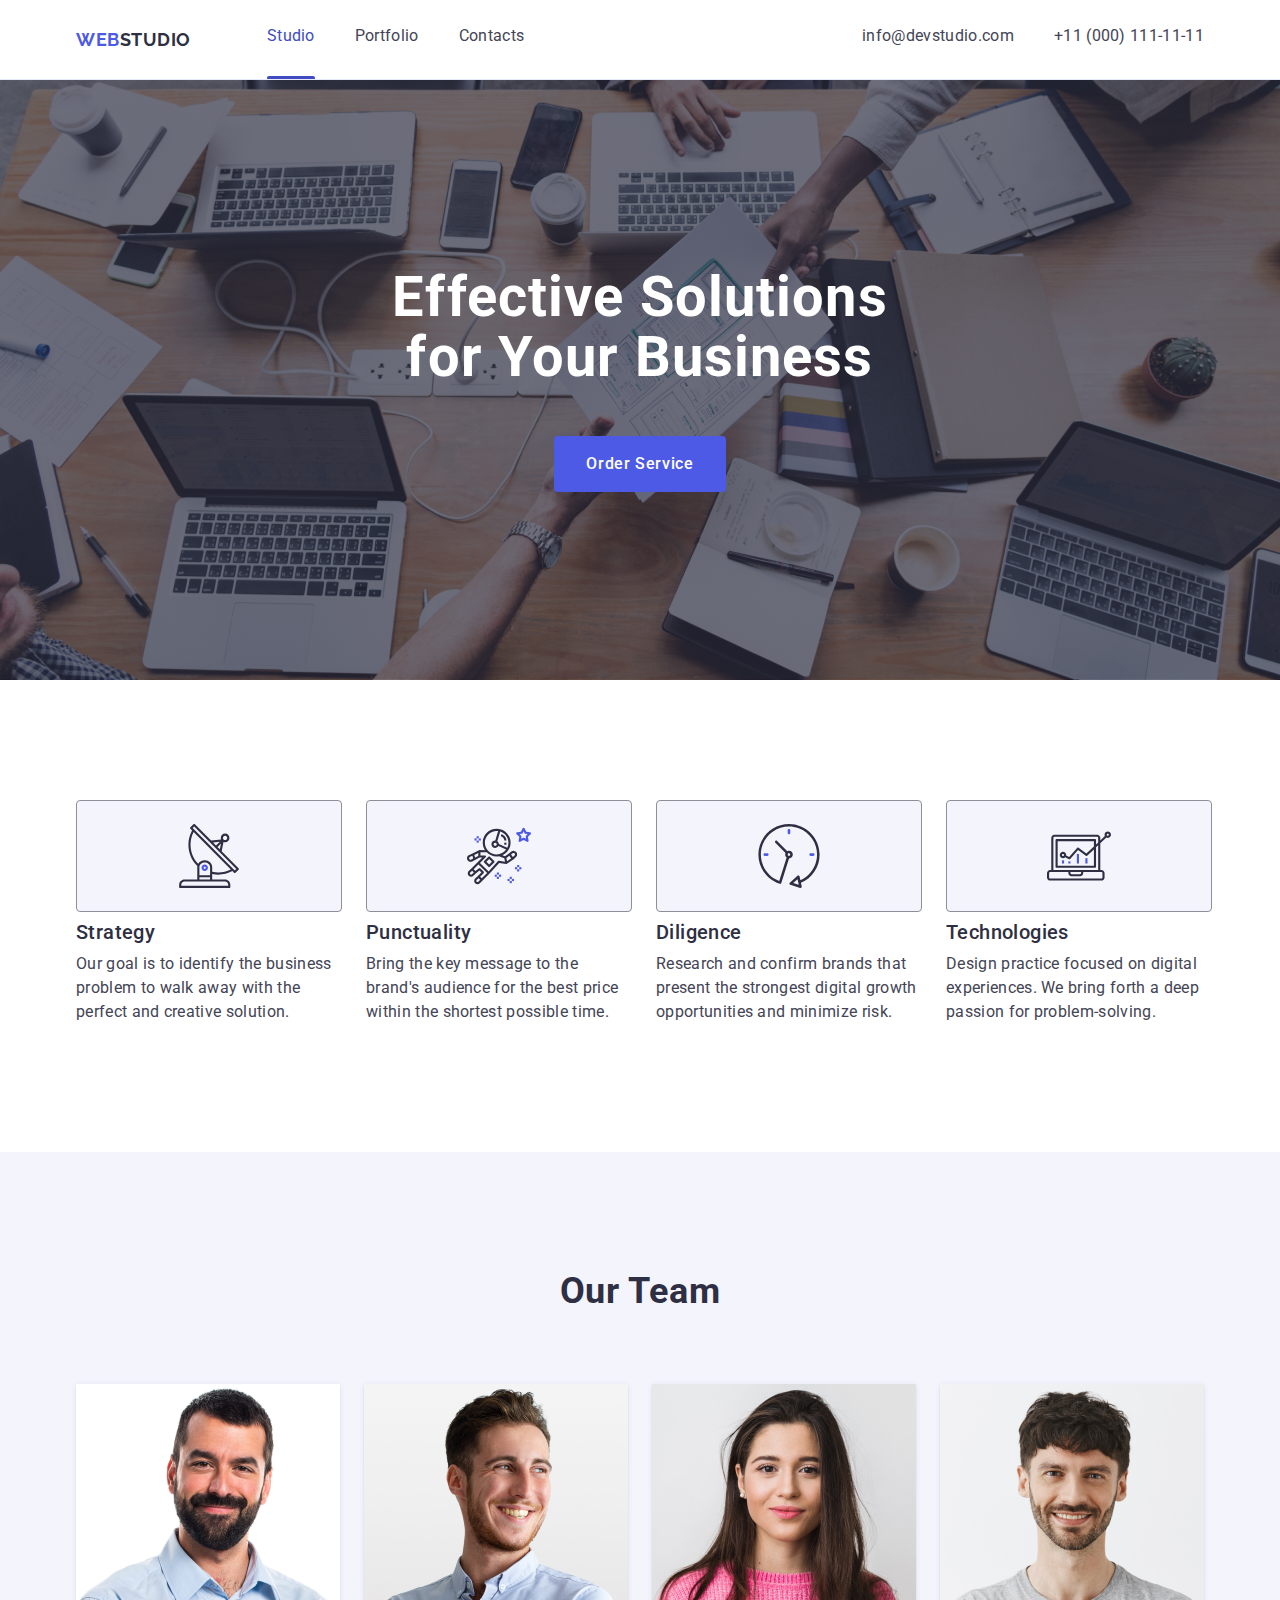
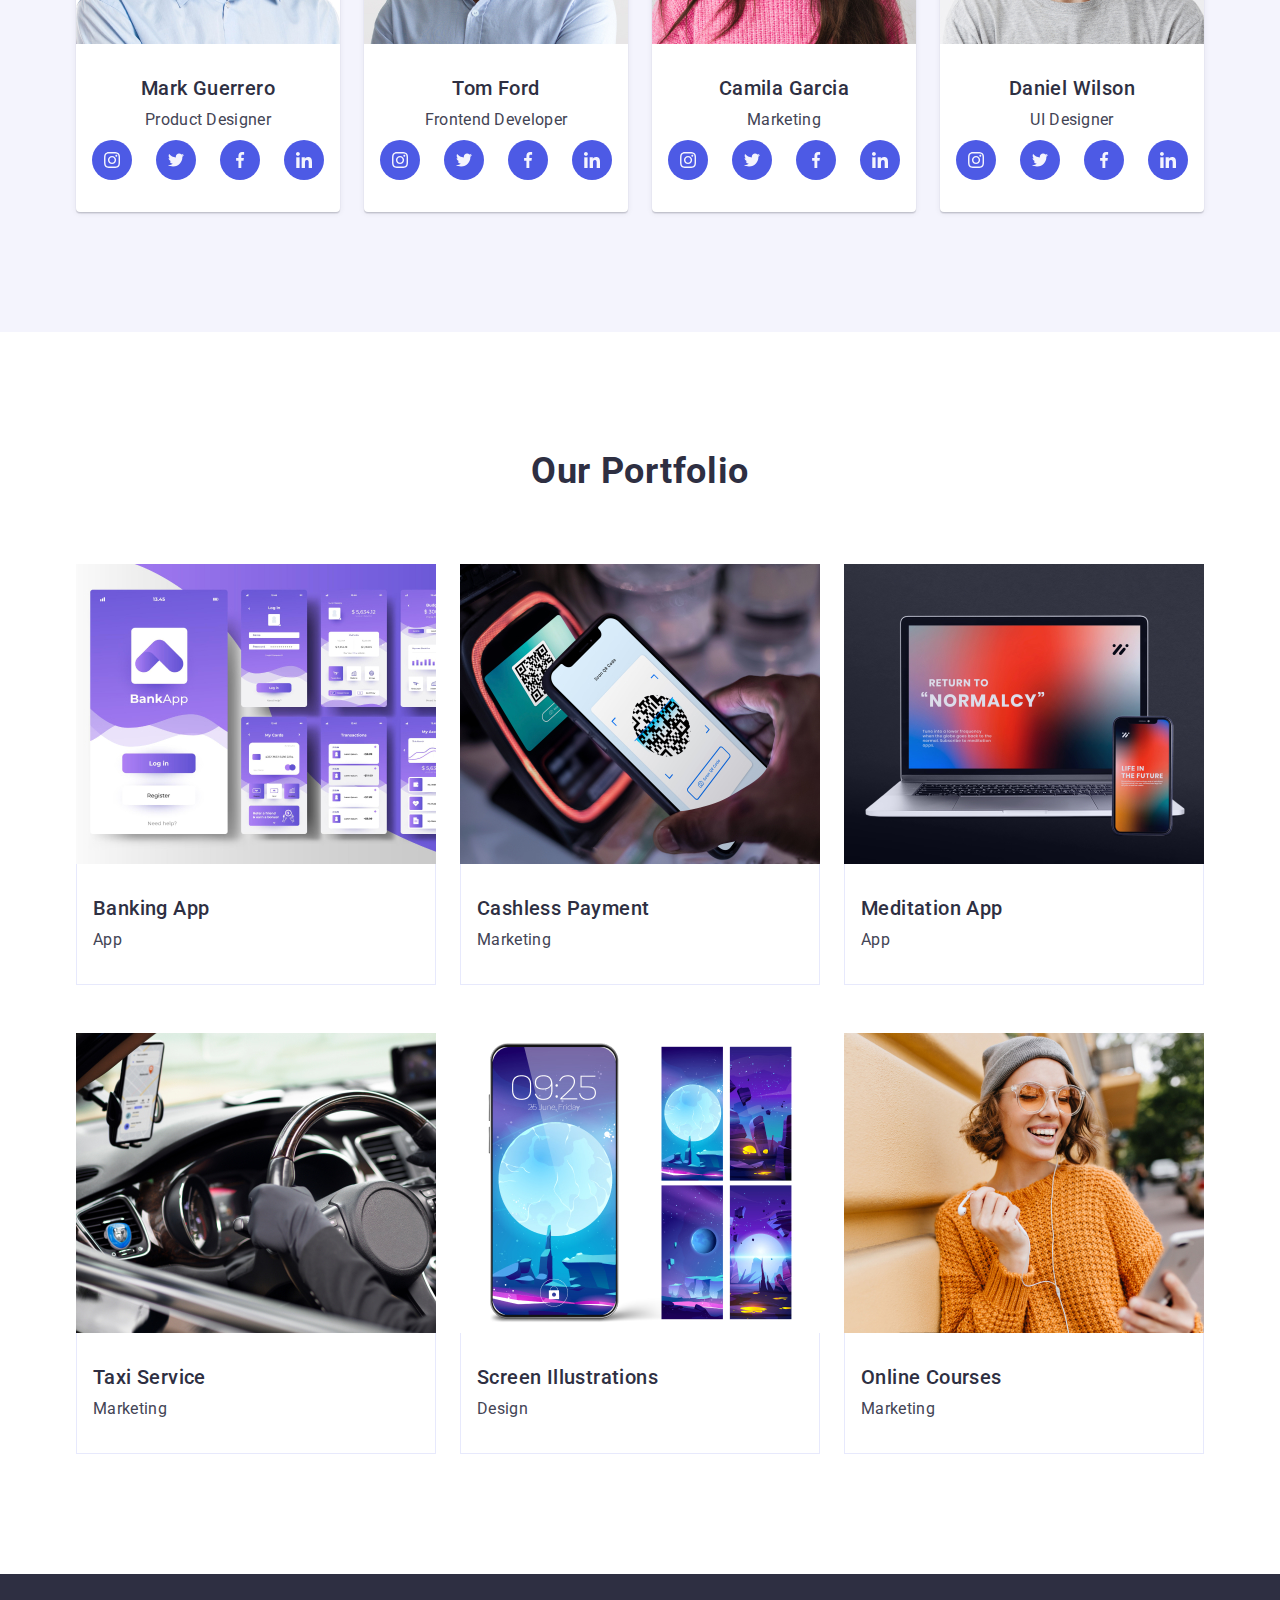
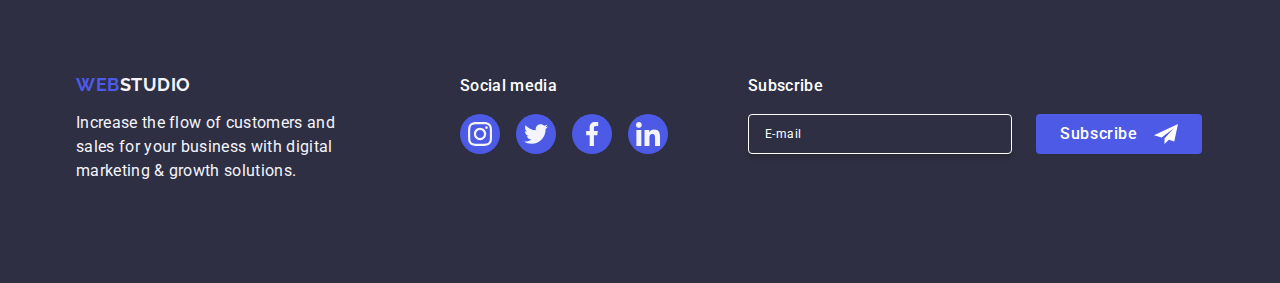
<file: index.html>
<!DOCTYPE html>
<html lang="en">
  <head>
    <meta charset="UTF-8" />
    <meta name="viewport" content="width=device-width, initial-scale=1.0" />
    <title>Goit markup hw 05</title>

    <link
      rel="stylesheet"
      href="https://cdnjs.cloudflare.com/ajax/libs/modern-normalize/2.0.0/modern-normalize.min.css"
    />

    <link rel="preconnect" href="https://fonts.googleapis.com" />
    <link rel="preconnect" href="https://fonts.gstatic.com" crossorigin />
    <link
      href="https://fonts.googleapis.com/css2?family=Roboto:ital,wght@0,100;0,300;0,400;0,500;0,700;0,900;1,100;1,300;1,400;1,500;1,700;1,900&display=swap"
      rel="stylesheet"
    />

    <link
      href="https://fonts.googleapis.com/css2?family=Raleway:ital,wght@0,100..900;1,100..900&display=swap"
      rel="stylesheet"
    />
    <link rel="stylesheet" href="css/styles.css" />
  </head>
  <body>
    <!-- header -->
    <header class="main-header">
      <div class="container">
        <nav class="main-nav">
          <a href="./index.html" class="logo link"
            >Web<span class="accent">Studio</span></a
          >
          <ul class="nav-list">
            <li class="item">
              <a href="./index.html" class="link current">Studio</a>
            </li>
            <li class="item"><a href="" class="link">Portfolio</a></li>
            <li class="item"><a href="" class="link">Contacts</a></li>
          </ul>
        </nav>
        <address class="address">
          <ul class="contact-list">
            <li>
              <a href="mailto:info@devstudio.com" class="link"
                >info@devstudio.com</a
              >
            </li>
            <li>
              <a href="tel:+110001111111" class="link">+11 (000) 111-11-11</a>
            </li>
          </ul>
        </address>
      </div>
    </header>
    <!-- first section -->
    <main class="main-content">
      <section class="hero section">
        <div class="container">
          <h1 class="main-title">Effective Solutions for Your Business</h1>
          <button type="button" class="hero-btn btn">Order Service</button>
        </div>
      </section>
      <section class="features section">
        <div class="container">
          <h2 class="visually-hidden">Features</h2>
          <ul class="features-list section-list">
            <li class="item">
              <div class="thumb">
                <svg class="features-icon" width="64" height="64">
                  <use href="./images/icons.svg#icon-antenna"></use>
                </svg>
              </div>
              <h3 class="title">Strategy</h3>
              <p class="text">
                Our goal is to identify the business problem to walk away with
                the perfect and creative solution.
              </p>
            </li>
            <li class="item">
              <div class="thumb">
                <svg class="features-icon" width="64" height="64">
                  <use href="./images/icons.svg#icon-astronaut"></use>
                </svg>
              </div>
              <h3 class="title">Punctuality</h3>
              <p class="text">
                Bring the key message to the brand's audience for the best price
                within the shortest possible time.
              </p>
            </li>
            <li class="item">
              <div class="thumb">
                <svg class="features-icon" width="64" height="64">
                  <use href="./images/icons.svg#icon-clock"></use>
                </svg>
              </div>
              <h3 class="title">Diligence</h3>
              <p class="text">
                Research and confirm brands that present the strongest digital
                growth opportunities and minimize risk.
              </p>
            </li>
            <li class="item">
              <div class="thumb">
                <svg class="features-icon" width="64" height="64">
                  <use href="./images/icons.svg#icon-diagram"></use>
                </svg>
              </div>
              <h3 class="title">Technologies</h3>
              <p class="text">
                Design practice focused on digital experiences. We bring forth a
                deep passion for problem-solving.
              </p>
            </li>
          </ul>
        </div>
      </section>
      <section class="team section">
        <div class="container">
          <h2 class="section-title">Our Team</h2>
          <ul class="team-list section-list">
            <li class="item">
              <img
                src="./images/Mark-Guerrero.jpg"
                alt="photo of Mark Guerrero"
                width="264"
              />
              <div class="card-text">
                <h3 class="title">Mark Guerrero</h3>
                <p class="text">Product Designer</p>
                <ul class="social-list">
                  <li class="item">
                    <a href="" class="link">
                      <svg width="16" height="16" class="icon">
                        <use href="./images/icons.svg#icon-instagram"></use>
                      </svg>
                    </a>
                  </li>
                  <li class="item">
                    <a href="" class="link">
                      <svg width="16" height="16" class="icon">
                        <use href="./images/icons.svg#icon-twitter"></use>
                      </svg>
                    </a>
                  </li>
                  <li class="item">
                    <a href="" class="link">
                      <svg width="16" height="16" class="icon">
                        <use href="./images/icons.svg#icon-facebook"></use>
                      </svg>
                    </a>
                  </li>
                  <li class="item">
                    <a href="" class="link">
                      <svg width="16" height="16" class="icon">
                        <use href="./images/icons.svg#icon-linkedin"></use>
                      </svg>
                    </a>
                  </li>
                </ul>
              </div>
            </li>
            <li class="item">
              <img
                src="./images/Tom-Ford.jpg"
                alt="photo of Tom Ford"
                width="264"
              />
              <div class="card-text">
                <h3 class="title">Tom Ford</h3>
                <p class="text">Frontend Developer</p>
                <ul class="social-list">
                  <li class="item">
                    <a href="" class="link">
                      <svg width="16" height="16" class="icon">
                        <use href="./images/icons.svg#icon-instagram"></use>
                      </svg>
                    </a>
                  </li>
                  <li class="item">
                    <a href="" class="link">
                      <svg width="16" height="16" class="icon">
                        <use href="./images/icons.svg#icon-twitter"></use>
                      </svg>
                    </a>
                  </li>
                  <li class="item">
                    <a href="" class="link">
                      <svg width="16" height="16" class="icon">
                        <use href="./images/icons.svg#icon-facebook"></use>
                      </svg>
                    </a>
                  </li>
                  <li class="item">
                    <a href="" class="link">
                      <svg width="16" height="16" class="icon">
                        <use href="./images/icons.svg#icon-linkedin"></use>
                      </svg>
                    </a>
                  </li>
                </ul>
              </div>
            </li>
            <li class="item">
              <img
                src="./images/Camila-Garcia.jpg"
                alt="photo of Camila Garcia"
                width="264"
              />
              <div class="card-text">
                <h3 class="title">Camila Garcia</h3>
                <p class="text">Marketing</p>
                <ul class="social-list">
                  <li class="item">
                    <a href="" class="link">
                      <svg width="16" height="16" class="icon">
                        <use href="./images/icons.svg#icon-instagram"></use>
                      </svg>
                    </a>
                  </li>
                  <li class="item">
                    <a href="" class="link">
                      <svg width="16" height="16" class="icon">
                        <use href="./images/icons.svg#icon-twitter"></use>
                      </svg>
                    </a>
                  </li>
                  <li class="item">
                    <a href="" class="link">
                      <svg width="16" height="16" class="icon">
                        <use href="./images/icons.svg#icon-facebook"></use>
                      </svg>
                    </a>
                  </li>
                  <li class="item">
                    <a href="" class="link">
                      <svg width="16" height="16" class="icon">
                        <use href="./images/icons.svg#icon-linkedin"></use>
                      </svg>
                    </a>
                  </li>
                </ul>
              </div>
            </li>
            <li class="item">
              <img
                src="./images/Daniel-Wilson.jpg"
                alt="photo of Daniel Wilson"
                width="264"
              />
              <div class="card-text">
                <h3 class="title">Daniel Wilson</h3>
                <p class="text">UI Designer</p>
                <ul class="social-list">
                  <li class="item">
                    <a href="" class="link">
                      <svg width="16" height="16" class="icon">
                        <use href="./images/icons.svg#icon-instagram"></use>
                      </svg>
                    </a>
                  </li>
                  <li class="item">
                    <a href="" class="link">
                      <svg width="16" height="16" class="icon">
                        <use href="./images/icons.svg#icon-twitter"></use>
                      </svg>
                    </a>
                  </li>
                  <li class="item">
                    <a href="" class="link">
                      <svg width="16" height="16" class="icon">
                        <use href="./images/icons.svg#icon-facebook"></use>
                      </svg>
                    </a>
                  </li>
                  <li class="item">
                    <a href="" class="link">
                      <svg width="16" height="16" class="icon">
                        <use href="./images/icons.svg#icon-linkedin"></use>
                      </svg>
                    </a>
                  </li>
                </ul>
              </div>
            </li>
          </ul>
        </div>
      </section>
      <section class="portfolio section">
        <div class="container">
          <h2 class="section-title">Our Portfolio</h2>
          <ul class="portfolio-list section-list">
            <li class="item">
              <div class="card-img">
                <img
                  src="./images/banking-app.jpg"
                  alt="Banking App"
                  width="360"
                />
                <p class="overlay">
                  14 Stylish and User-Friendly App Design Concepts · Task
                  Manager App · Calorie Tracker App · Exotic Fruit Ecommerce App
                  · Cloud Storage App
                </p>
              </div>
              <div class="card-text">
                <h3 class="title">Banking App</h3>
                <p class="text">App</p>
              </div>
            </li>
            <li class="item">
              <div class="card-img">
                <img
                  src="./images/cashless-payment.jpg"
                  alt="Cashless Payment"
                  width="360"
                />
                <p class="overlay">
                  14 Stylish and User-Friendly App Design Concepts · Task
                  Manager App · Calorie Tracker App · Exotic Fruit Ecommerce App
                  · Cloud Storage App
                </p>
              </div>
              <div class="card-text">
                <h3 class="title">Cashless Payment</h3>
                <p class="text">Marketing</p>
              </div>
            </li>
            <li class="item">
              <div class="card-img">
                <img
                  src="./images/meditation-app.jpg"
                  alt="Meditation App"
                  width="360"
                />
                <p class="overlay">
                  14 Stylish and User-Friendly App Design Concepts · Task
                  Manager App · Calorie Tracker App · Exotic Fruit Ecommerce App
                  · Cloud Storage App
                </p>
              </div>
              <div class="card-text">
                <h3 class="title">Meditation App</h3>
                <p class="text">App</p>
              </div>
            </li>
            <li class="item">
              <div class="card-img">
                <img
                  src="./images/taxi-service.jpg"
                  alt="Taxi Service"
                  width="360"
                />
                <p class="overlay">
                  14 Stylish and User-Friendly App Design Concepts · Task
                  Manager App · Calorie Tracker App · Exotic Fruit Ecommerce App
                  · Cloud Storage App
                </p>
              </div>
              <div class="card-text">
                <h3 class="title">Taxi Service</h3>
                <p class="text">Marketing</p>
              </div>
            </li>
            <li class="item">
              <div class="card-img">
                <img
                  src="./images/screeen-illustration.jpg"
                  alt="Screen Illustrations"
                  width="360"
                />
                <p class="overlay">
                  14 Stylish and User-Friendly App Design Concepts · Task
                  Manager App · Calorie Tracker App · Exotic Fruit Ecommerce App
                  · Cloud Storage App
                </p>
              </div>
              <div class="card-text">
                <h3 class="title">Screen Illustrations</h3>
                <p class="text">Design</p>
              </div>
            </li>
            <li class="item">
              <div class="card-img">
                <img
                  src="./images/online-courses.jpg"
                  alt="Online Courses"
                  width="360"
                />
                <p class="overlay">
                  14 Stylish and User-Friendly App Design Concepts · Task
                  Manager App · Calorie Tracker App · Exotic Fruit Ecommerce App
                  · Cloud Storage App
                </p>
              </div>
              <div class="card-text">
                <h3 class="title">Online Courses</h3>
                <p class="text">Marketing</p>
              </div>
            </li>
          </ul>
        </div>
      </section>
    </main>
    <!-- footer -->
    <footer class="main-footer">
      <div class="container">
        <div class="info">
          <a href="./index.html" class="logo link"
            >Web<span class="accent">Studio</span></a
          >
          <p class="text">
            Increase the flow of customers and sales for your business with
            digital marketing &amp; growth solutions.
          </p>
        </div>
        <div class="contacts">
          <p class="contacts-title">Social media</p>
          <ul class="main-footer-list social-list">
            <li class="item">
              <a href="" class="link">
                <svg width="24" height="24" class="icon">
                  <use href="./images/icons.svg#icon-instagram"></use>
                </svg>
              </a>
            </li>
            <li class="item">
              <a href="" class="link">
                <svg width="24" height="24" class="icon">
                  <use href="./images/icons.svg#icon-twitter"></use>
                </svg>
              </a>
            </li>
            <li class="item">
              <a href="" class="link">
                <svg width="24" height="24" class="icon">
                  <use href="./images/icons.svg#icon-facebook"></use>
                </svg>
              </a>
            </li>
            <li class="item">
              <a href="" class="link">
                <svg width="24" height="24" class="icon">
                  <use href="./images/icons.svg#icon-linkedin"></use>
                </svg>
              </a>
            </li>
          </ul>
        </div>
        <div class="form-container">
          <p class="form-title">Subscribe</p>
          <form class="subscribe-form">
            <label class="form-label">
              <input
                class="form-input"
                type="email"
                name="user-email"
                placeholder="E-mail"
              />
            </label>
            <button type="submit" class="submit-btn btn">
              Subscribe
              <svg class="icon" width="24" height="24">
                <use href="./images/icons.svg#icon-envelope"></use>
              </svg>
            </button>
          </form>
        </div>
      </div>
    </footer>
    <div class="backdrop">
      <div class="modal">
        <button type="button" class="btn btn-close">
          <svg class="icon" width="8" height="8">
            <use href="./images/icons.svg#icon-close"></use>
          </svg>
        </button>
        <p class="modal-title">Leave your contacts and we will call you back</p>
        <form class="modal-form">
          <div class="form-field">
            <label for="user-name" class="form-label">Name</label>
            <div class="input-container">
              <input
                class="form-input"
                type="text"
                name="user-name"
                id="user-name"
                required=""
              />
              <svg class="icon" width="18" height="24">
                <use href="./images/icons.svg#icon-person"></use>
              </svg>
            </div>
          </div>
          <div class="form-field">
            <label for="user-tel" class="form-label">Phone</label>
            <div class="input-container">
              <input
                class="form-input"
                type="tel"
                name="user-tel"
                id="user-tel"
                required=""
              />
              <svg class="icon" width="18" height="24">
                <use href="./images/icons.svg#icon-phone"></use>
              </svg>
            </div>
          </div>
          <div class="form-field">
            <label for="user-email" class="form-label">Email</label>
            <div class="input-container">
              <input
                class="form-input"
                type="email"
                name="user-email"
                id="user-email"
                required=""
              />
              <svg class="icon" width="18" height="24">
                <use href="./images/icons.svg#icon-email"></use>
              </svg>
            </div>
          </div>
          <div class="form-field">
            <label for="user-comment" class="form-label">Comment</label>
            <textarea
              class="form-input form-textarea"
              name="user-comment"
              id="user-comment"
              placeholder="Text input"
              rows="7"
            ></textarea>
          </div>
          <div class="form-field agreement">
            <input
              type="checkbox"
              name="user-privacy"
              id="user-privacy"
              required=""
              value="true"
              class="form-checkbox visually-hidden"
            />
            <label class="form-label" for="user-privacy"
              ><span class="checkbox-icon">
                <svg class="checkbox-checked-icon" width="10" height="8">
                  <use href="./images/icons.svg#icon-checkbox-checked"></use>
                </svg>
              </span>
              I accept the terms and conditions of the
              <a href="" class="link">Privacy Policy</a>
            </label>

            <!-- <svg class="checkbox-icon" width="16" height="16">
              <use href="./images/icons.svg#icon-checkbox"></use>
            </svg>
            <svg class="checkbox-icon checked" width="16" height="16">
              <use href="./images/icons.svg#icon-checkbox-checked"></use>
            </svg> -->
          </div>
          <button type="submit" class="btn hero-btn send-btn">Send</button>
        </form>
      </div>
    </div>
    <script src="./css/index.js"></script>

    <span
      style="
        border-radius: 10px !important;
        text-indent: 12px !important;
        width: auto !important;
        height: 20px !important;
        padding: 0px 8px !important;
        text-align: center !important;
        vertical-align: middle !important;
        font: bold 11px / 20px 'Helvetica Neue', Helvetica, sans-serif !important;
        color: rgb(255, 255, 255) !important;
        background: url('[data-uri]')
          4px 50% / 12px 12px no-repeat rgb(230, 0, 35) !important;
        position: absolute !important;
        opacity: 1 !important;
        z-index: 9007199254740990 !important;
        display: none !important;
        cursor: pointer !important;
        border: none !important;
        -webkit-font-smoothing: antialiased !important;
        top: 0 !important;
        left: 0 !important;
        display: none !important;
        top: 2173px !important;
        left: 566px !important;
      "
    >
      Salvează</span
    >
  </body>
</html>
</file>
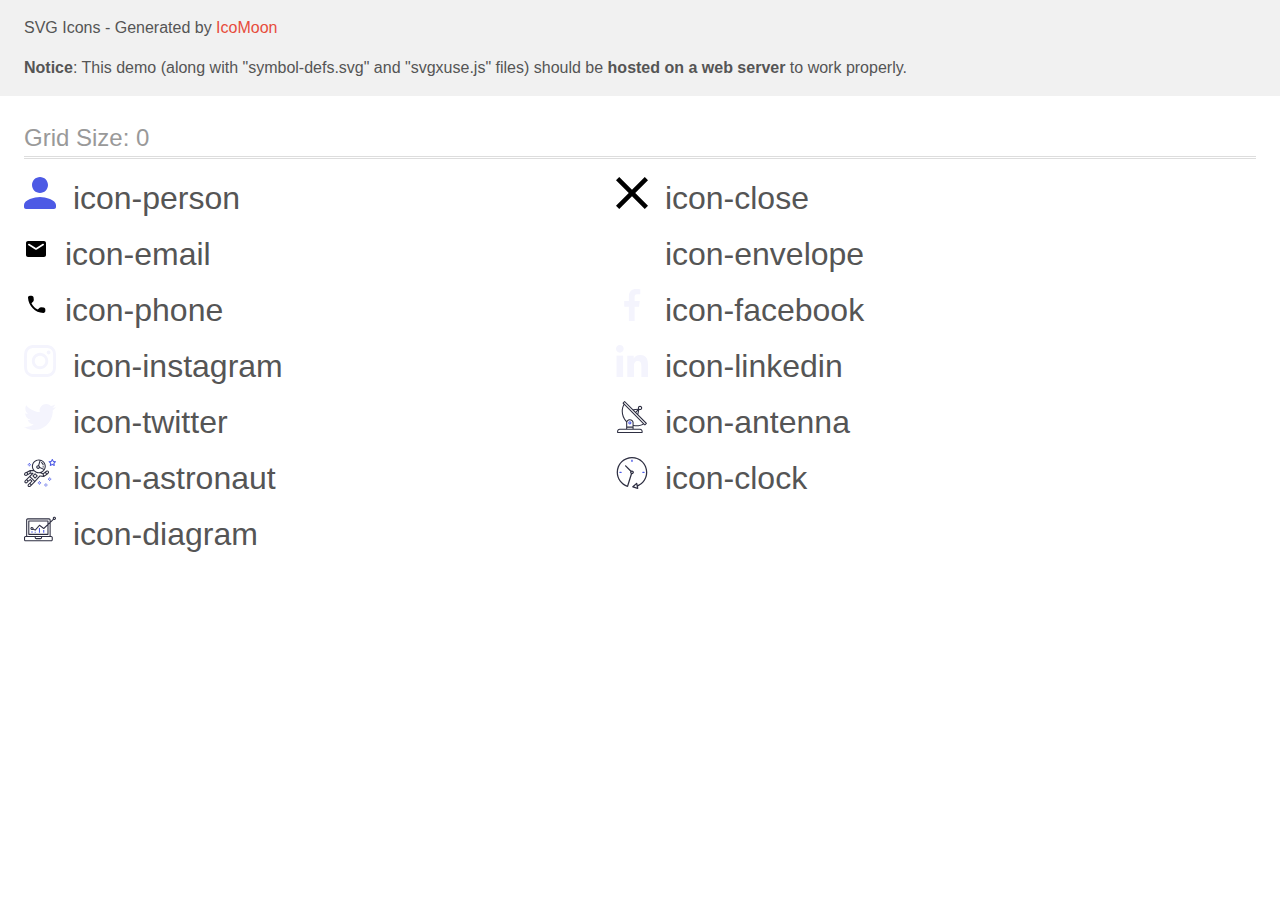
<file: images/icomoon/demo-external-svg.html>
<!doctype html>
<html>
<head>
    <title>IcoMoon - SVG Icons</title>
    <meta charset="utf-8">
    <meta name="viewport" content="width=device-width, initial-scale=1">
    <link rel="stylesheet" href="demo-files/demo.css">
    <link rel="stylesheet" href="style.css">
</head>
<body>
<header class="bgc1 clearfix">
<div class="mhl">
    <p>SVG Icons - Generated by <a href="https://icomoon.io/app">IcoMoon</a></p><p><strong>Notice</strong>: This demo (along with "symbol-defs.svg" and "svgxuse.js" files) should be <b>hosted on a web server</b> to work properly.</p>
</div>
</header>
    <div class="clearfix mhl ptl">
        <h1 class="mvm mtn fgc1">Grid Size: 0</h1>
        <div class="glyph fs1">
            <div class="clearfix pbs">
                <svg class="icon icon-person"><use xlink:href="symbol-defs.svg#icon-person"></use></svg><span class="name"> icon-person</span>
            </div>
        </div>
        <div class="glyph fs1">
            <div class="clearfix pbs">
                <svg class="icon icon-close"><use xlink:href="symbol-defs.svg#icon-close"></use></svg><span class="name"> icon-close</span>
            </div>
        </div>
        <div class="glyph fs1">
            <div class="clearfix pbs">
                <svg class="icon icon-email"><use xlink:href="symbol-defs.svg#icon-email"></use></svg><span class="name"> icon-email</span>
            </div>
        </div>
        <div class="glyph fs1">
            <div class="clearfix pbs">
                <svg class="icon icon-envelope"><use xlink:href="symbol-defs.svg#icon-envelope"></use></svg><span class="name"> icon-envelope</span>
            </div>
        </div>
        <div class="glyph fs1">
            <div class="clearfix pbs">
                <svg class="icon icon-phone"><use xlink:href="symbol-defs.svg#icon-phone"></use></svg><span class="name"> icon-phone</span>
            </div>
        </div>
        <div class="glyph fs1">
            <div class="clearfix pbs">
                <svg class="icon icon-facebook"><use xlink:href="symbol-defs.svg#icon-facebook"></use></svg><span class="name"> icon-facebook</span>
            </div>
        </div>
        <div class="glyph fs1">
            <div class="clearfix pbs">
                <svg class="icon icon-instagram"><use xlink:href="symbol-defs.svg#icon-instagram"></use></svg><span class="name"> icon-instagram</span>
            </div>
        </div>
        <div class="glyph fs1">
            <div class="clearfix pbs">
                <svg class="icon icon-linkedin"><use xlink:href="symbol-defs.svg#icon-linkedin"></use></svg><span class="name"> icon-linkedin</span>
            </div>
        </div>
        <div class="glyph fs1">
            <div class="clearfix pbs">
                <svg class="icon icon-twitter"><use xlink:href="symbol-defs.svg#icon-twitter"></use></svg><span class="name"> icon-twitter</span>
            </div>
        </div>
        <div class="glyph fs1">
            <div class="clearfix pbs">
                <svg class="icon icon-antenna"><use xlink:href="symbol-defs.svg#icon-antenna"></use></svg><span class="name"> icon-antenna</span>
            </div>
        </div>
        <div class="glyph fs1">
            <div class="clearfix pbs">
                <svg class="icon icon-astronaut"><use xlink:href="symbol-defs.svg#icon-astronaut"></use></svg><span class="name"> icon-astronaut</span>
            </div>
        </div>
        <div class="glyph fs1">
            <div class="clearfix pbs">
                <svg class="icon icon-clock"><use xlink:href="symbol-defs.svg#icon-clock"></use></svg><span class="name"> icon-clock</span>
            </div>
        </div>
        <div class="glyph fs1">
            <div class="clearfix pbs">
                <svg class="icon icon-diagram"><use xlink:href="symbol-defs.svg#icon-diagram"></use></svg><span class="name"> icon-diagram</span>
            </div>
        </div>
  </div>
<script defer src="svgxuse.js"></script>
</body>
</html>
</file>
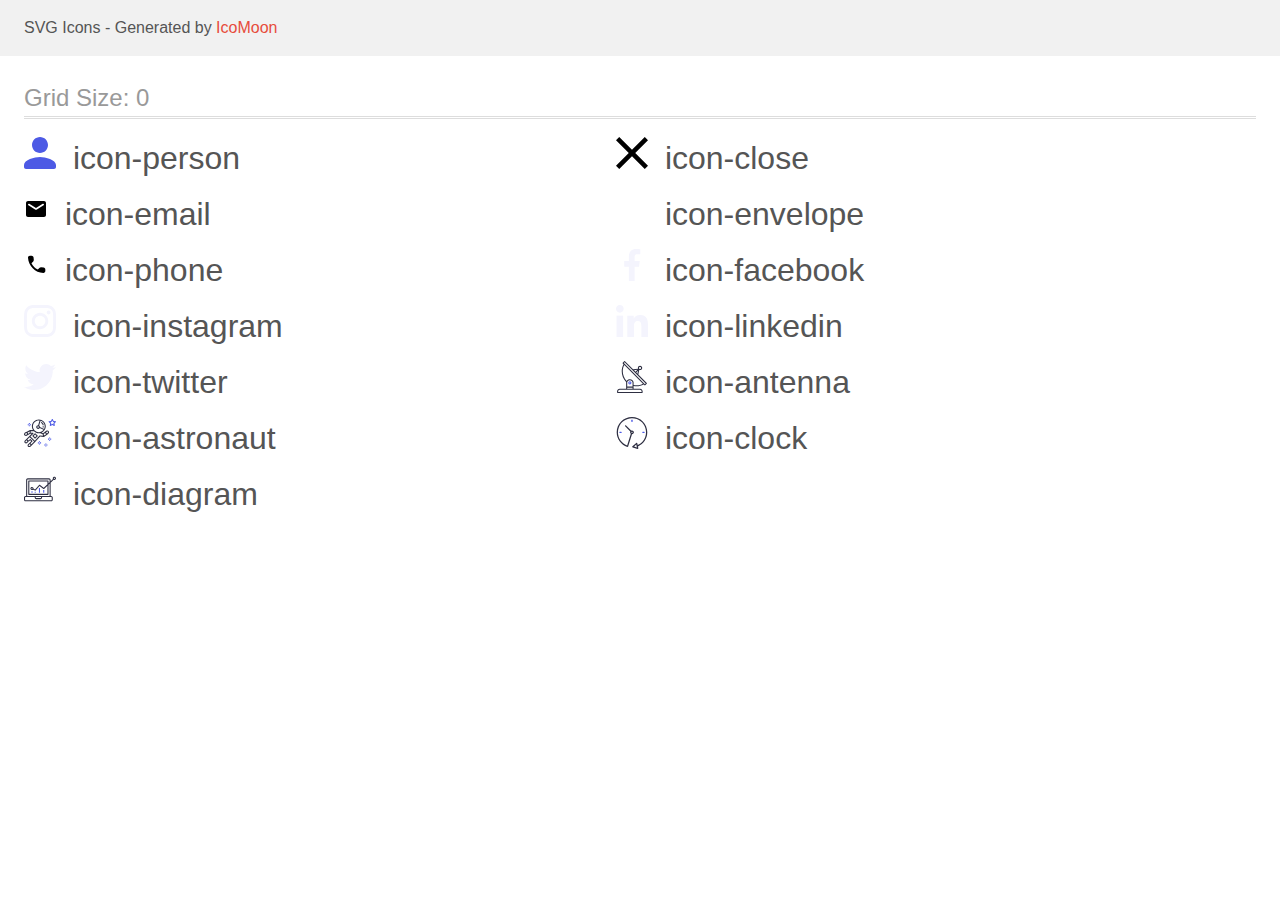
<file: images/icomoon/demo.html>
<!doctype html>
<html>
<head>
    <title>IcoMoon - SVG Icons</title>
    <meta charset="utf-8">
    <meta name="viewport" content="width=device-width, initial-scale=1">
    <link rel="stylesheet" href="demo-files/demo.css">
    <link rel="stylesheet" href="style.css">
</head>
<body>
<svg aria-hidden="true" style="position: absolute; width: 0; height: 0; overflow: hidden;" version="1.1" xmlns="http://www.w3.org/2000/svg" xmlns:xlink="http://www.w3.org/1999/xlink">
<defs>
<symbol id="icon-person" viewBox="0 0 32 32">
<path fill="#4d5ae5" style="fill: var(--color1, #4d5ae5)" d="M16 16c4.42 0 8-3.58 8-8s-3.58-8-8-8c-4.42 0-8 3.58-8 8s3.58 8 8 8zM16 20c-5.34 0-16 2.68-16 8v2c0 1.1 0.9 2 2 2h28c1.1 0 2-0.9 2-2v-2c0-5.32-10.66-8-16-8z"></path>
</symbol>
<symbol id="icon-close" viewBox="0 0 32 32">
<path d="M32 3.223l-3.223-3.223-12.777 12.777-12.777-12.777-3.223 3.223 12.777 12.777-12.777 12.777 3.223 3.223 12.777-12.777 12.777 12.777 3.223-3.223-12.777-12.777 12.777-12.777z"></path>
</symbol>
<symbol id="icon-email" viewBox="0 0 24 32">
<path d="M20 8h-16c-1.1 0-1.99 0.9-1.99 2l-0.010 12c0 1.1 0.9 2 2 2h16c1.1 0 2-0.9 2-2v-12c0-1.1-0.9-2-2-2zM19.6 12.25l-7.070 4.42c-0.32 0.2-0.74 0.2-1.060 0l-7.070-4.42c-0.25-0.16-0.4-0.43-0.4-0.72 0-0.67 0.73-1.070 1.3-0.72l6.7 4.19 6.7-4.19c0.57-0.35 1.3 0.050 1.3 0.72 0 0.29-0.15 0.56-0.4 0.72z"></path>
</symbol>
<symbol id="icon-envelope" viewBox="0 0 32 32">
<path fill="#fff" style="fill: var(--color2, #fff)" d="M32 2.667l-32 15 10.227 3.156 15.773-12.323-11.998 13.488 0.010 0.003-0.012-0.003v7.345l5.735-5.576 7.265 2.242 5-23.333z"></path>
</symbol>
<symbol id="icon-phone" viewBox="0 0 24 32">
<path d="M19.635 18.487l-2.451-0.28c-0.589-0.067-1.167 0.135-1.582 0.55l-1.775 1.775c-2.731-1.389-4.969-3.618-6.359-6.359l1.785-1.785c0.415-0.415 0.618-0.994 0.55-1.582l-0.28-2.432c-0.116-0.975-0.936-1.708-1.92-1.708h-1.669c-1.090 0-1.997 0.907-1.93 1.997 0.511 8.24 7.102 14.821 15.332 15.332 1.090 0.068 1.997-0.839 1.997-1.93v-1.669c0.010-0.975-0.724-1.795-1.698-1.911z"></path>
</symbol>
<symbol id="icon-facebook" viewBox="0 0 32 32">
<path fill="#f4f4fd" style="fill: var(--color3, #f4f4fd)" d="M21.329 5.313h2.921v-5.088c-0.504-0.069-2.237-0.225-4.256-0.225-4.212 0-7.097 2.649-7.097 7.519v4.481h-4.648v5.688h4.648v14.312h5.699v-14.311h4.46l0.708-5.688h-5.169v-3.919c0.001-1.644 0.444-2.769 2.735-2.769z"></path>
</symbol>
<symbol id="icon-instagram" viewBox="0 0 32 32">
<path fill="#f4f4fd" style="fill: var(--color3, #f4f4fd)" d="M31.969 9.408c-0.075-1.7-0.35-2.869-0.744-3.882-0.406-1.075-1.031-2.038-1.85-2.838-0.8-0.813-1.769-1.444-2.832-1.844-1.019-0.394-2.182-0.669-3.882-0.744-1.713-0.081-2.257-0.1-6.601-0.1s-4.888 0.019-6.595 0.094c-1.7 0.075-2.869 0.35-3.882 0.744-1.075 0.406-2.038 1.031-2.838 1.85-0.813 0.8-1.444 1.769-1.844 2.832-0.394 1.019-0.669 2.182-0.744 3.882-0.081 1.713-0.1 2.257-0.1 6.601s0.019 4.888 0.094 6.595c0.075 1.7 0.35 2.869 0.744 3.882 0.406 1.075 1.038 2.038 1.85 2.838 0.8 0.813 1.769 1.444 2.832 1.844 1.019 0.394 2.182 0.669 3.882 0.744 1.706 0.075 2.25 0.094 6.595 0.094s4.888-0.019 6.595-0.094c1.7-0.075 2.869-0.35 3.882-0.744 2.151-0.831 3.851-2.532 4.682-4.682 0.394-1.019 0.669-2.182 0.744-3.882 0.075-1.707 0.094-2.25 0.094-6.595s-0.006-4.888-0.081-6.595zM29.087 22.473c-0.069 1.563-0.331 2.407-0.55 2.969-0.538 1.394-1.644 2.5-3.038 3.038-0.563 0.219-1.413 0.481-2.969 0.55-1.688 0.075-2.194 0.094-6.464 0.094s-4.782-0.019-6.464-0.094c-1.563-0.069-2.407-0.331-2.969-0.55-0.694-0.256-1.325-0.663-1.838-1.194-0.531-0.519-0.938-1.144-1.194-1.838-0.219-0.563-0.481-1.413-0.55-2.969-0.075-1.688-0.094-2.194-0.094-6.464s0.019-4.782 0.094-6.464c0.069-1.563 0.331-2.407 0.55-2.969 0.256-0.694 0.663-1.325 1.2-1.838 0.519-0.531 1.144-0.938 1.838-1.194 0.563-0.219 1.413-0.481 2.969-0.55 1.688-0.075 2.194-0.094 6.464-0.094 4.276 0 4.782 0.019 6.464 0.094 1.563 0.069 2.407 0.331 2.969 0.55 0.694 0.256 1.325 0.662 1.838 1.194 0.531 0.519 0.938 1.144 1.194 1.838 0.219 0.563 0.481 1.413 0.55 2.969 0.075 1.688 0.094 2.194 0.094 6.464s-0.019 4.77-0.094 6.458z"></path>
<path fill="#f4f4fd" style="fill: var(--color3, #f4f4fd)" d="M16.059 7.783c-4.538 0-8.22 3.682-8.22 8.22s3.682 8.22 8.22 8.22c4.538 0 8.22-3.682 8.22-8.22s-3.682-8.22-8.22-8.22zM16.059 21.335c-2.944 0-5.332-2.388-5.332-5.332s2.388-5.332 5.332-5.332c2.944 0 5.332 2.388 5.332 5.332s-2.388 5.332-5.332 5.332z"></path>
<path fill="#f4f4fd" style="fill: var(--color3, #f4f4fd)" d="M26.524 7.458c0 1.060-0.859 1.919-1.919 1.919s-1.919-0.859-1.919-1.919c0-1.060 0.859-1.919 1.919-1.919s1.919 0.859 1.919 1.919z"></path>
</symbol>
<symbol id="icon-linkedin" viewBox="0 0 32 32">
<path fill="#f4f4fd" style="fill: var(--color3, #f4f4fd)" d="M31.992 32v-0.001h0.008v-11.736c0-5.741-1.236-10.164-7.948-10.164-3.227 0-5.392 1.771-6.276 3.449h-0.093v-2.913h-6.364v21.364h6.627v-10.579c0-2.785 0.528-5.479 3.977-5.479 3.399 0 3.449 3.179 3.449 5.657v10.401h6.62z"></path>
<path fill="#f4f4fd" style="fill: var(--color3, #f4f4fd)" d="M0.528 10.636h6.635v21.364h-6.635v-21.364z"></path>
<path fill="#f4f4fd" style="fill: var(--color3, #f4f4fd)" d="M3.843-0c-2.121 0-3.843 1.721-3.843 3.843s1.721 3.879 3.843 3.879c2.121 0 3.843-1.757 3.843-3.879-0.001-2.121-1.723-3.843-3.843-3.843v0z"></path>
</symbol>
<symbol id="icon-twitter" viewBox="0 0 32 32">
<path fill="#f4f4fd" style="fill: var(--color3, #f4f4fd)" d="M32 6.078c-1.19 0.522-2.458 0.868-3.78 1.036 1.36-0.812 2.398-2.088 2.886-3.626-1.268 0.756-2.668 1.29-4.16 1.588-1.204-1.282-2.92-2.076-4.792-2.076-3.632 0-6.556 2.948-6.556 6.562 0 0.52 0.044 1.020 0.152 1.496-5.454-0.266-10.28-2.88-13.522-6.862-0.566 0.982-0.898 2.106-0.898 3.316 0 2.272 1.17 4.286 2.914 5.452-1.054-0.020-2.088-0.326-2.964-0.808 0 0.020 0 0.046 0 0.072 0 3.188 2.274 5.836 5.256 6.446-0.534 0.146-1.116 0.216-1.72 0.216-0.42 0-0.844-0.024-1.242-0.112 0.85 2.598 3.262 4.508 6.13 4.57-2.232 1.746-5.066 2.798-8.134 2.798-0.538 0-1.054-0.024-1.57-0.090 2.906 1.874 6.35 2.944 10.064 2.944 12.072 0 18.672-10 18.672-18.668 0-0.29-0.010-0.57-0.024-0.848 1.302-0.924 2.396-2.078 3.288-3.406z"></path>
</symbol>
<symbol id="icon-antenna" viewBox="0 0 32 32">
<path fill="#2e2f42" style="fill: var(--color4, #2e2f42)" d="M30.773 22.098l-8.443-8.505 0.937-4.615c0.242 0.094 0.499 0.144 0.758 0.146h0.006c1.192 0.014 2.17-0.941 2.184-2.133s-0.941-2.17-2.133-2.184c-1.192-0.014-2.17 0.941-2.184 2.133-0.003 0.255 0.039 0.509 0.125 0.749l-4.96 0.605-8.091-8.133c-0.099-0.101-0.235-0.159-0.377-0.16-0.14 0.001-0.274 0.056-0.373 0.155l-1.513 1.504c-0.208 0.208-0.208 0.546 0 0.754l0.814 0.826c-3.153 5.798-2.129 12.978 2.519 17.663 0.043 0.041 0.092 0.074 0.146 0.098-0.034 0.18-0.051 0.364-0.052 0.547v6.187h-6.4c-1.472 0.002-2.665 1.195-2.667 2.667v1.067c0 0.295 0.239 0.533 0.533 0.533h24.533c0.295 0 0.533-0.239 0.533-0.533v-1.067c-0.002-1.472-1.195-2.665-2.667-2.667h-6.4v-2.742c1.003 0.21 2.024 0.317 3.049 0.32 2.458-0.003 4.877-0.615 7.040-1.783l0.818 0.823c0.099 0.101 0.235 0.159 0.377 0.16 0.14-0.001 0.274-0.056 0.373-0.155l1.513-1.504c0.208-0.208 0.208-0.546 0-0.754zM23.28 6.233c0.418-0.415 1.093-0.414 1.509 0.004s0.414 1.093-0.004 1.508c-0.2 0.199-0.47 0.31-0.752 0.31h-0.003c-0.589-0.003-1.064-0.483-1.061-1.072 0.002-0.282 0.115-0.552 0.314-0.751h-0.002zM22.024 9.738l-0.598 2.946-1.175-1.182 1.774-1.763zM21.419 8.836l-1.92 1.909-1.485-1.493 3.405-0.415zM24.004 28.8c0.884 0 1.6 0.716 1.6 1.6v0.533h-23.467v-0.533c0-0.884 0.716-1.6 1.6-1.6h20.267zM16.537 26.667v1.067h-5.333v-1.067h5.333zM11.204 25.6v-4.053c0-1.294 1.196-2.347 2.667-2.347s2.667 1.053 2.667 2.347v4.053h-5.333zM17.604 23.904v-2.357c0-1.882-1.675-3.413-3.733-3.413-1.331-0.020-2.576 0.657-3.281 1.786-4.058-4.274-4.971-10.645-2.279-15.887l18.602 18.708c-2.872 1.461-6.165 1.873-9.309 1.163zM28.893 23.22l-21.057-21.181 0.755-0.752 7.935 7.98c0.004 0 0.006 0.007 0.010 0.010l13.115 13.191-0.757 0.752z"></path>
<path fill="#4d5ae5" style="fill: var(--color1, #4d5ae5)" d="M13.876 20.267h-0.005c-0.884-0.001-1.601 0.714-1.602 1.598s0.714 1.601 1.598 1.602h0.005c0.884 0.001 1.601-0.714 1.602-1.598s-0.714-1.601-1.598-1.602zM14.249 22.245c-0.1 0.1-0.236 0.156-0.378 0.155-0.295-0.002-0.532-0.242-0.531-0.536 0.001-0.141 0.057-0.276 0.157-0.375s0.233-0.154 0.373-0.155c0.295 0.002 0.532 0.242 0.531 0.536-0.001 0.141-0.057 0.276-0.157 0.375h0.005z"></path>
</symbol>
<symbol id="icon-astronaut" viewBox="0 0 32 32">
<path fill="#4d5ae5" style="fill: var(--color1, #4d5ae5)" d="M31.974 4.524c-0.063-0.193-0.229-0.333-0.43-0.363l-1.91-0.278-0.855-1.731c-0.179-0.365-0.777-0.365-0.956 0l-0.855 1.731-1.91 0.278c-0.201 0.029-0.367 0.17-0.431 0.363-0.062 0.193-0.011 0.405 0.135 0.547l1.383 1.348-0.326 1.903c-0.034 0.2 0.048 0.402 0.212 0.522 0.166 0.121 0.382 0.135 0.562 0.040l1.709-0.899 1.709 0.899c0.078 0.041 0.164 0.061 0.249 0.061 0.11 0 0.221-0.034 0.314-0.102 0.164-0.119 0.246-0.322 0.212-0.522l-0.326-1.903 1.383-1.348c0.145-0.142 0.197-0.354 0.135-0.547zM29.511 5.851c-0.125 0.122-0.183 0.299-0.153 0.472l0.191 1.114-1-0.526c-0.078-0.041-0.163-0.061-0.249-0.061s-0.17 0.020-0.249 0.061l-1.001 0.526 0.191-1.114c0.030-0.173-0.028-0.349-0.153-0.472l-0.81-0.789 1.119-0.163c0.174-0.025 0.324-0.134 0.402-0.292l0.5-1.013 0.5 1.013c0.078 0.157 0.228 0.267 0.402 0.292l1.119 0.163-0.809 0.789z"></path>
<path fill="#4d5ae5" style="fill: var(--color1, #4d5ae5)" d="M26.133 20.522h-1.067v1.067h1.067v-1.067z"></path>
<path fill="#4d5ae5" style="fill: var(--color1, #4d5ae5)" d="M26.133 22.656h-1.067v1.067h1.067v-1.067z"></path>
<path fill="#4d5ae5" style="fill: var(--color1, #4d5ae5)" d="M27.2 21.589h-1.067v1.067h1.067v-1.067z"></path>
<path fill="#4d5ae5" style="fill: var(--color1, #4d5ae5)" d="M25.067 21.589h-1.067v1.067h1.067v-1.067z"></path>
<path fill="#4d5ae5" style="fill: var(--color1, #4d5ae5)" d="M22.4 26.389h-1.067v1.067h1.067v-1.067z"></path>
<path fill="#4d5ae5" style="fill: var(--color1, #4d5ae5)" d="M22.4 28.522h-1.067v1.067h1.067v-1.067z"></path>
<path fill="#4d5ae5" style="fill: var(--color1, #4d5ae5)" d="M23.467 27.456h-1.067v1.067h1.067v-1.067z"></path>
<path fill="#4d5ae5" style="fill: var(--color1, #4d5ae5)" d="M21.333 27.456h-1.067v1.067h1.067v-1.067z"></path>
<path fill="#4d5ae5" style="fill: var(--color1, #4d5ae5)" d="M16 24.256h-1.067v1.067h1.067v-1.067z"></path>
<path fill="#4d5ae5" style="fill: var(--color1, #4d5ae5)" d="M16 26.389h-1.067v1.067h1.067v-1.067z"></path>
<path fill="#4d5ae5" style="fill: var(--color1, #4d5ae5)" d="M17.067 25.322h-1.067v1.067h1.067v-1.067z"></path>
<path fill="#4d5ae5" style="fill: var(--color1, #4d5ae5)" d="M14.933 25.322h-1.067v1.067h1.067v-1.067z"></path>
<path fill="#4d5ae5" style="fill: var(--color1, #4d5ae5)" d="M5.867 6.122h-1.067v1.067h1.067v-1.067z"></path>
<path fill="#4d5ae5" style="fill: var(--color1, #4d5ae5)" d="M5.867 8.255h-1.067v1.067h1.067v-1.067z"></path>
<path fill="#4d5ae5" style="fill: var(--color1, #4d5ae5)" d="M6.933 7.189h-1.067v1.067h1.067v-1.067z"></path>
<path fill="#4d5ae5" style="fill: var(--color1, #4d5ae5)" d="M4.8 7.189h-1.067v1.067h1.067v-1.067z"></path>
<path fill="#2e2f42" style="fill: var(--color4, #2e2f42)" d="M24.715 14.159c-0.287-0.388-0.709-0.637-1.188-0.705-0.481-0.068-0.956 0.058-1.34 0.352l-1.252 0.96-1.898 1.417-1.358-0.541c2.421-1.086 4.114-3.508 4.114-6.32 0-3.823-3.123-6.933-6.961-6.933s-6.961 3.11-6.961 6.933c0 1.386 0.414 2.674 1.12 3.758l-2.764-0.024c-0.002 0-0.003 0-0.005 0-0.009 0-0.015 0.004-0.023 0.005-0.053 0.002-0.105 0.013-0.155 0.031-0.013 0.005-0.026 0.008-0.038 0.013-0.006 0.003-0.013 0.003-0.019 0.006l-3.233 1.596c-0.001 0-0.001 0-0.001 0.001l-1.893 0.911c-0.021 0.009-0.042 0.021-0.063 0.035-0.755 0.502-1.012 1.489-0.598 2.295 0.22 0.429 0.595 0.745 1.056 0.889 0.178 0.055 0.359 0.083 0.539 0.083 0.29 0 0.577-0.071 0.839-0.211l1.388-0.738 2.264-1.169 1.357-0.008-5.442 5.416c-0.001 0.001-0.001 0.001-0.002 0.001l-1.339 1.333c-0.316 0.315-0.49 0.732-0.49 1.178s0.174 0.863 0.49 1.179c0.325 0.323 0.752 0.485 1.179 0.485s0.854-0.162 1.18-0.485l1.314-1.309 1.741-1.3 0.901 0.897-1.762 1.754c-0 0.001-0.001 0.001-0.002 0.001l-1.339 1.333c-0.316 0.315-0.49 0.732-0.49 1.178s0.174 0.863 0.49 1.179c0.325 0.323 0.753 0.485 1.18 0.485s0.855-0.162 1.18-0.485l3.482-3.467c0.001-0.001 0.001-0.001 0.001-0.002l1.010-1-0.004-0.004c0.006-0.006 0.015-0.009 0.022-0.015l5.166-5.658 3.471 0.494c0.025 0.004 0.050 0.005 0.075 0.005 0.065 0 0.127-0.015 0.187-0.038 0.018-0.006 0.033-0.015 0.050-0.023 0.019-0.010 0.039-0.015 0.058-0.027l3.213-2.133c0.012-0.008 0.018-0.021 0.029-0.029 0.013-0.010 0.029-0.014 0.041-0.026l1.271-1.191c0.662-0.62 0.753-1.635 0.212-2.362zM2.13 17.77c-0.173 0.093-0.37 0.111-0.558 0.052-0.187-0.058-0.338-0.186-0.427-0.358-0.161-0.314-0.068-0.695 0.214-0.902l1.314-0.632 0.449 1.313-0.992 0.527zM5.628 15.942l-1.548 0.8-0.439-1.283 2.027-1.001-0.040 1.484zM20.727 9.322c0 0.918-0.219 1.785-0.599 2.559l-4.181-1.899c-0.044-0.573-0.341-1.075-0.788-1.388l1.464-4.86c2.378 0.756 4.105 2.974 4.105 5.588zM8.938 9.322c0-3.235 2.644-5.867 5.894-5.867 0.253 0 0.5 0.021 0.745 0.052l-1.432 4.754c-0.019-0.001-0.037-0.006-0.057-0.006-1.033 0-1.873 0.837-1.873 1.867s0.84 1.867 1.873 1.867c0.694 0 1.294-0.383 1.618-0.945l3.862 1.755c-1.075 1.446-2.795 2.39-4.737 2.39-3.25 0-5.894-2.632-5.894-5.867zM14.894 10.122c0 0.441-0.362 0.8-0.806 0.8s-0.806-0.359-0.806-0.8c0-0.441 0.362-0.8 0.806-0.8s0.806 0.359 0.806 0.8zM2.465 25.146c-0.236 0.234-0.619 0.234-0.854 0.001-0.114-0.114-0.176-0.263-0.176-0.423s0.062-0.309 0.176-0.421l0.962-0.958 0.851 0.848-0.959 0.955zM5.679 28.88c-0.236 0.234-0.619 0.235-0.855 0.001-0.114-0.114-0.176-0.263-0.176-0.423s0.062-0.309 0.176-0.421l0.963-0.959 0.852 0.848-0.96 0.955zM9.16 25.411c-0.001 0-0.001 0-0.002 0.001l-1.765 1.76-0.852-0.848 1.763-1.755c0 0 0 0 0-0s0.001-0.001 0.002-0.001c0.040-0.040 0.065-0.088 0.090-0.135 0.007-0.014 0.020-0.026 0.026-0.040 0.017-0.041 0.019-0.085 0.026-0.129 0.003-0.025 0.014-0.047 0.014-0.073 0-0.036-0.013-0.070-0.020-0.106-0.006-0.032-0.006-0.065-0.019-0.095-0.020-0.050-0.055-0.094-0.091-0.138-0.010-0.012-0.014-0.027-0.025-0.038 0 0 0 0-0.001 0s-0.001-0.002-0.001-0.002l-1.607-1.6c-0.017-0.017-0.039-0.024-0.058-0.038-0.028-0.022-0.055-0.042-0.087-0.058-0.030-0.015-0.061-0.024-0.093-0.033-0.034-0.010-0.067-0.017-0.103-0.020-0.033-0.002-0.063 0.001-0.095 0.005-0.036 0.004-0.069 0.009-0.104 0.020-0.034 0.011-0.063 0.027-0.094 0.045-0.020 0.011-0.042 0.015-0.061 0.029l-1.773 1.324-0.901-0.897 2.399-2.386 4.361 4.289-0.928 0.919zM15.979 18.394c-0.015-0.002-0.030 0.004-0.045 0.003-0.039-0.002-0.076 0.001-0.115 0.007-0.030 0.005-0.059 0.011-0.088 0.021-0.034 0.012-0.065 0.028-0.097 0.047-0.030 0.018-0.057 0.037-0.083 0.061-0.013 0.011-0.028 0.017-0.040 0.029l-4.698 5.146-4.328-4.257 2.833-2.818c0.209-0.208 0.21-0.546 0.002-0.755-0.105-0.105-0.243-0.157-0.381-0.156v-0.001l-2.219 0.013 0.028-1.607 3.104 0.027c1.265 1.294 3.029 2.101 4.981 2.101 0.437 0 0.864-0.045 1.279-0.123 0.040 0.032 0.079 0.065 0.13 0.085l2.41 0.96 0.152 0.758 0.178 0.885-3.003-0.427zM20.020 18.572l-0.313-1.558 1.446-1.080 0.947 1.257-2.080 1.381zM23.774 15.741l-0.838 0.785-0.931-1.236 0.831-0.637c0.155-0.119 0.351-0.168 0.543-0.143 0.193 0.027 0.364 0.128 0.48 0.284 0.217 0.292 0.18 0.699-0.085 0.947z"></path>
<path fill="#2e2f42" style="fill: var(--color4, #2e2f42)" d="M13.602 18.544l-2.143-2.133c-0.207-0.207-0.545-0.207-0.753 0l-2.142 2.133c-0.1 0.101-0.157 0.236-0.157 0.378s0.056 0.278 0.157 0.378l2.142 2.133c0.104 0.103 0.241 0.155 0.377 0.155s0.273-0.052 0.376-0.155l2.143-2.133c0.1-0.1 0.157-0.236 0.157-0.378s-0.057-0.278-0.157-0.378zM11.083 20.303l-1.387-1.381 1.387-1.381 1.387 1.381-1.387 1.381z"></path>
<path fill="#2e2f42" style="fill: var(--color4, #2e2f42)" d="M17.164 5.071l-0.258 1.036c0.071 0.018 1.738 0.452 1.738 2.149h1.067c-0-2.017-1.666-2.965-2.547-3.185z"></path>
<path fill="#2e2f42" style="fill: var(--color4, #2e2f42)" d="M19.711 9.322h-1.067v1.067h1.067v-1.067z"></path>
</symbol>
<symbol id="icon-clock" viewBox="0 0 32 32">
<path fill="#2e2f42" style="fill: var(--color4, #2e2f42)" d="M31.297 15.301c-0.002-8.452-6.855-15.303-15.308-15.301s-15.303 6.855-15.301 15.308c0.001 6.658 4.307 12.551 10.649 14.576 0.061 0.019 0.124 0.029 0.187 0.029 0.121-0 0.239-0.032 0.342-0.094 0.135-0.080 0.236-0.207 0.283-0.356l3.865-12.25c1.057-0.005 1.909-0.866 1.903-1.923s-0.866-1.909-1.923-1.903c-0.284 0.001-0.565 0.067-0.82 0.191l-5.106-5.107c-0.253-0.245-0.657-0.238-0.902 0.016-0.239 0.247-0.239 0.639 0 0.886l5.103 5.109c-0.392 0.799-0.168 1.764 0.536 2.309l-3.683 11.673c-7.278-2.681-11.004-10.754-8.323-18.032s10.754-11.004 18.032-8.323c7.278 2.681 11.004 10.754 8.323 18.032-1.31 3.556-4.001 6.431-7.462 7.973l-0.398-1.874c-0.073-0.345-0.411-0.565-0.756-0.492-0.109 0.023-0.209 0.074-0.293 0.148l-3.837 3.426c-0.263 0.234-0.287 0.637-0.052 0.9 0.076 0.085 0.174 0.149 0.283 0.184l4.899 1.564c0.335 0.108 0.694-0.077 0.802-0.412 0.034-0.106 0.040-0.219 0.017-0.328l-0.391-1.839c5.664-2.388 9.342-7.942 9.329-14.089zM15.992 14.664c0.352 0 0.638 0.286 0.638 0.638s-0.286 0.638-0.638 0.638c-0.352 0-0.638-0.285-0.638-0.638s0.285-0.638 0.638-0.638zM18.093 29.528l2.184-1.948 0.603 2.84-2.787-0.892z"></path>
<path fill="#4d5ae5" style="fill: var(--color1, #4d5ae5)" d="M15.354 3.185v1.275c0 0.352 0.285 0.638 0.638 0.638s0.638-0.285 0.638-0.638v-1.275c0-0.352-0.286-0.638-0.638-0.638s-0.638 0.286-0.638 0.638z"></path>
<path fill="#4d5ae5" style="fill: var(--color1, #4d5ae5)" d="M3.876 14.664c-0.352 0-0.638 0.286-0.638 0.638s0.285 0.638 0.638 0.638h1.275c0.352 0 0.638-0.285 0.638-0.638s-0.285-0.638-0.638-0.638h-1.275z"></path>
<path fill="#4d5ae5" style="fill: var(--color1, #4d5ae5)" d="M28.108 15.939c0.352 0 0.638-0.285 0.638-0.638s-0.285-0.638-0.638-0.638h-1.275c-0.352 0-0.638 0.286-0.638 0.638s0.286 0.638 0.638 0.638h1.275z"></path>
</symbol>
<symbol id="icon-diagram" viewBox="0 0 32 32">
<path fill="#4d5ae5" style="fill: var(--color1, #4d5ae5)" d="M14.925 14.965h1.066v4.798h-1.066v-4.797z"></path>
<path fill="#4d5ae5" style="fill: var(--color1, #4d5ae5)" d="M19.19 17.097h1.066v2.665h-1.066v-2.665z"></path>
<path fill="#4d5ae5" style="fill: var(--color1, #4d5ae5)" d="M10.661 18.696h1.066v1.066h-1.066v-1.066z"></path>
<path fill="#4d5ae5" style="fill: var(--color1, #4d5ae5)" d="M7.463 18.163h1.066v1.599h-1.066v-1.599z"></path>
<path fill="#2e2f42" style="fill: var(--color4, #2e2f42)" d="M1.599 28.291h25.587c0.883 0 1.599-0.716 1.599-1.599v-2.132c0-0.883-0.716-1.599-1.599-1.599h-0.533v-13.293l3.028-2.868c0.703 0.346 1.553 0.136 2.013-0.499s0.396-1.508-0.152-2.068-1.42-0.644-2.065-0.198c-0.644 0.446-0.873 1.292-0.542 2.002l-2.281 2.163v-1.23c0-0.883-0.716-1.599-1.599-1.599h-21.322c-0.883 0-1.599 0.716-1.599 1.599v15.992h-0.533c-0.883 0-1.599 0.716-1.599 1.599v2.132c0 0.883 0.716 1.599 1.599 1.599zM30.384 4.837c0.294 0 0.533 0.239 0.533 0.533s-0.239 0.533-0.533 0.533c-0.294 0-0.533-0.239-0.533-0.533s0.239-0.533 0.533-0.533zM3.198 6.969c0-0.294 0.239-0.533 0.533-0.533h21.322c0.294 0 0.533 0.239 0.533 0.533v2.239l-1.066 1.013v-2.186c0-0.294-0.239-0.533-0.533-0.533h-19.19c-0.294 0-0.533 0.239-0.533 0.533v13.326c0 0.294 0.239 0.533 0.533 0.533h19.19c0.294 0 0.533-0.239 0.533-0.533v-9.674l1.066-1.010v12.284h-22.388v-15.992zM7.996 13.899c-0.721-0.002-1.354 0.478-1.546 1.174s0.105 1.433 0.725 1.801c0.62 0.368 1.41 0.276 1.928-0.226l1.853 0.93c0.215 0.108 0.476 0.057 0.636-0.123l3.939-4.431 3.872 2.901c0.208 0.156 0.498 0.139 0.686-0.039l3.365-3.188v8.131h-18.124v-12.26h18.124v2.66l-3.771 3.572-3.904-2.927c-0.222-0.166-0.534-0.135-0.718 0.072l-3.993 4.493-1.493-0.746c0.011-0.064 0.018-0.129 0.020-0.193 0-0.883-0.716-1.599-1.599-1.599zM8.529 15.498c0 0.294-0.239 0.533-0.533 0.533s-0.533-0.239-0.533-0.533c0-0.294 0.239-0.533 0.533-0.533s0.533 0.239 0.533 0.533zM11.727 24.027h5.331v0.533c0 0.294-0.239 0.533-0.533 0.533h-4.264c-0.294 0-0.533-0.239-0.533-0.533v-0.533zM1.066 24.56c0-0.294 0.239-0.533 0.533-0.533h9.062v0.533c0 0.883 0.716 1.599 1.599 1.599h4.264c0.883 0 1.599-0.716 1.599-1.599v-0.533h9.062c0.294 0 0.533 0.239 0.533 0.533v2.132c0 0.294-0.239 0.533-0.533 0.533h-25.587c-0.294 0-0.533-0.239-0.533-0.533v-2.132z"></path>
</symbol>
</defs>
</svg>

<header class="bgc1 clearfix">
<div class="mhl">
    <p>SVG Icons - Generated by <a href="https://icomoon.io/app">IcoMoon</a></p>
</div>
</header>
    <div class="clearfix mhl ptl">
        <h1 class="mvm mtn fgc1">Grid Size: 0</h1>
        <div class="glyph fs1">
            <div class="clearfix pbs">
                <svg class="icon icon-person"><use xlink:href="#icon-person"></use></svg><span class="name"> icon-person</span>
            </div>
        </div>
        <div class="glyph fs1">
            <div class="clearfix pbs">
                <svg class="icon icon-close"><use xlink:href="#icon-close"></use></svg><span class="name"> icon-close</span>
            </div>
        </div>
        <div class="glyph fs1">
            <div class="clearfix pbs">
                <svg class="icon icon-email"><use xlink:href="#icon-email"></use></svg><span class="name"> icon-email</span>
            </div>
        </div>
        <div class="glyph fs1">
            <div class="clearfix pbs">
                <svg class="icon icon-envelope"><use xlink:href="#icon-envelope"></use></svg><span class="name"> icon-envelope</span>
            </div>
        </div>
        <div class="glyph fs1">
            <div class="clearfix pbs">
                <svg class="icon icon-phone"><use xlink:href="#icon-phone"></use></svg><span class="name"> icon-phone</span>
            </div>
        </div>
        <div class="glyph fs1">
            <div class="clearfix pbs">
                <svg class="icon icon-facebook"><use xlink:href="#icon-facebook"></use></svg><span class="name"> icon-facebook</span>
            </div>
        </div>
        <div class="glyph fs1">
            <div class="clearfix pbs">
                <svg class="icon icon-instagram"><use xlink:href="#icon-instagram"></use></svg><span class="name"> icon-instagram</span>
            </div>
        </div>
        <div class="glyph fs1">
            <div class="clearfix pbs">
                <svg class="icon icon-linkedin"><use xlink:href="#icon-linkedin"></use></svg><span class="name"> icon-linkedin</span>
            </div>
        </div>
        <div class="glyph fs1">
            <div class="clearfix pbs">
                <svg class="icon icon-twitter"><use xlink:href="#icon-twitter"></use></svg><span class="name"> icon-twitter</span>
            </div>
        </div>
        <div class="glyph fs1">
            <div class="clearfix pbs">
                <svg class="icon icon-antenna"><use xlink:href="#icon-antenna"></use></svg><span class="name"> icon-antenna</span>
            </div>
        </div>
        <div class="glyph fs1">
            <div class="clearfix pbs">
                <svg class="icon icon-astronaut"><use xlink:href="#icon-astronaut"></use></svg><span class="name"> icon-astronaut</span>
            </div>
        </div>
        <div class="glyph fs1">
            <div class="clearfix pbs">
                <svg class="icon icon-clock"><use xlink:href="#icon-clock"></use></svg><span class="name"> icon-clock</span>
            </div>
        </div>
        <div class="glyph fs1">
            <div class="clearfix pbs">
                <svg class="icon icon-diagram"><use xlink:href="#icon-diagram"></use></svg><span class="name"> icon-diagram</span>
            </div>
        </div>
  </div>
<script defer src="svgxuse.js"></script>
</body>
</html>
</file>
<file: css/styles.css>
:root {
  --accent: #e7e9fc;
  --primary-brand: #4d5ae5;
  --pressed-state: #404bbf;
  --success: #31d0aa;
  --backdrop-bg: rgba(46, 47, 66, 0.4);
  --modal-bg: #fcfcfc;

  --text: #434455;
  --dark: #2e2f42;
  --white: #ffffff;
  --light: #f4f4fd;
  --subtle-text: #8e8f99;
}

body {
  font-family: "Roboto", sans-serif;

  color: var(--text);
  background-color: var(--white);

  line-height: 1.5;
  letter-spacing: 0.02em;
}

body.show-modal .modal {
  opacity: 1;
  visibility: visible;
  pointer-events: initial;
}

.visually-hidden {
  position: absolute;
  width: 1px;
  height: 1px;
  margin: -1px;
  border: 0;
  padding: 0;

  white-space: nowrap;
  clip-path: inset(100%);
  clip: rect(0 0 0 0);
  overflow: hidden;
}

h1,
h2,
h3,
h4,
h5,
h6 {
  margin: 0;
  color: var(--dark);
}

p {
  margin: 0;
}

ul {
  margin: 0;
  padding: 0;
  list-style-type: none;
}

a {
  text-decoration: none;
}

img {
  display: block;
}

.container {
  margin: 0 auto;
  max-width: 1158px;
  padding: 0 15px;
}

.section {
  padding: 120px 0;
}

.section-title {
  margin-bottom: 72px;

  font-size: 36px;
  font-weight: 700;
  text-transform: capitalize;
  line-height: 1.11;
  letter-spacing: 0.72px;

  text-align: center;
}

.section-list {
  gap: 24px;
}

.section-list .card-text {
  padding: 32px 0;
}

.section-list .title {
  margin-bottom: 8px;
}

.title {
  font-size: 20px;
  font-weight: 500;
  line-height: 1.2;
  letter-spacing: 0.4px;
}

.text {
  font-size: inherit;
  line-height: inherit;
  letter-spacing: inherit;
}

.accent {
  color: var(--dark);
}

.logo.link {
  font-family: "Raleway", sans-serif;

  font-size: 18px;
  font-weight: 700;
  text-transform: uppercase;
  line-height: 1.17;
  letter-spacing: 0.03em;

  color: var(--primary-brand);
}

.btn {
  padding: 0;
  border: 0;
  cursor: pointer;

  transition: background-color 250ms cubic-bezier(0.4, 0, 0.2, 1),
    color 250ms cubic-bezier(0.4, 0, 0.2, 1);
}

.link {
  transition: color 250ms cubic-bezier(0.4, 0, 0.2, 1);
}

/* Header */

.main-header {
  color: var(--dark);

  border-bottom: 1px solid var(--accent);
  box-shadow: 0px 1px 6px 0px rgba(46, 47, 66, 0.08),
    0px 1px 1px 0px rgba(46, 47, 66, 0.16),
    0px 2px 1px 0px rgba(46, 47, 66, 0.08);
}

.main-header .container {
  display: flex;
  justify-content: space-between;
}

.main-nav {
  display: flex;
  align-items: center;
}

.main-nav .logo {
  margin-right: 76px;
}

.nav-list,
.contact-list {
  display: flex;
  gap: 40px;
}

.nav-list .link,
.contact-list .link {
  display: inline-block;
  padding: 24px 0;
  color: currentColor;

  height: 100%;

  position: relative;
  overflow: hidden;

  font-size: inherit;
  font-weight: 500;
  line-height: inherit;

  letter-spacing: inherit;
}

.nav-list .link::after {
  content: "";

  position: absolute;
  bottom: -1px;
  left: 0;
  transform: translateY(100%);

  display: inline-block;
  width: 100%;
  height: 4px;
  border-radius: 2px;

  background: var(--pressed-state);

  transition: transform 250ms cubic-bezier(0.4, 0, 0.2, 1);
}

.nav-list .link.current {
  color: var(--pressed-state);
}

.nav-list .link.current::after,
.nav-list .link:hover::after,
.nav-list .link:focus::after {
  transform: translateY(0);
}

.nav-list .link,
.contact-list .link {
  font-weight: 400;
  color: var(--text);
}

.nav-list .link:hover,
.nav-list .link:focus,
.contact-list .link:hover,
.contact-list .link:focus {
  color: var(--pressed-state);
}

.main-header .address {
  font-style: normal;
}

/* Hero section */

.hero {
  padding: 188px 0;
  max-width: 1440px;
  margin: 0 auto;

  background-color: var(--dark);
  background-image: linear-gradient(
      to bottom,
      rgba(46, 47, 66, 0.7),
      rgba(46, 47, 66, 0.7)
    ),
    url(../images/people-office1.jpg);
  background-repeat: no-repeat;
  background-size: cover;
  background-position: center center;

  color: var(--white);

  text-align: center;
}

.main-title {
  margin: 0 auto;
  max-width: 496px;

  color: currentColor;
  font-size: 56px;
  font-weight: 700;
  line-height: 1.07;
  letter-spacing: 1.12px;
}

.hero-btn {
  display: block;

  margin: 0 auto;
  margin-top: 48px;
  padding: 16px 32px;
  border-radius: 4px;
  min-width: 169px;

  color: currentColor;
  background-color: var(--primary-brand);

  font-size: inherit;
  font-weight: 500;
  line-height: inherit;
  letter-spacing: 0.64px;
}

.hero-btn:hover,
.hero-btn:focus {
  background-color: var(--pressed-state);
}

/* Features */

.features-list {
  display: flex;
}

.features-list .item {
  margin-bottom: 8px;

  flex-basis: 264px;
  flex-shrink: 0;
}

.features-list .thumb {
  margin-bottom: 8px;

  padding: 24px 100px;

  height: 112px;

  display: flex;
  justify-content: center;
  align-items: center;

  background-color: var(--light);

  border: 1px solid var(--subtle-text);
  border-radius: 4px;
}

/* .features-icon {
    padding: 24px 100px;
    width: 264px;
    height: 112px;
  
    background-color: var(--light);
    border: 1px solid var(--subtle-text);
    border-radius: 4px;
  } */

/* Team section */

.team {
  background-color: var(--light);
}

.team-list {
  display: flex;
}

.team-list > .item {
  text-align: center;

  background-color: var(--white);

  border-radius: 0px 0px 4px 4px;
  background: var(--white);
  box-shadow: 0px 2px 1px 0px rgba(46, 47, 66, 0.08),
    0px 1px 1px 0px rgba(46, 47, 66, 0.16),
    0px 1px 6px 0px rgba(46, 47, 66, 0.08);
}

.team-list .social-list {
  margin-top: 8px;
}

.social-list {
  display: flex;
  justify-content: center;
  gap: 24px;
}

.social-list .link {
  display: flex;
  justify-content: center;
  align-items: center;

  width: 40px;
  height: 40px;
  padding: 12px;
  background-color: var(--primary-brand);

  border-radius: 50%;

  transition: background-color 250ms cubic-bezier(0.4, 0, 0.2, 1);
}

.social-list .link:hover,
.social-list .link:focus {
  background-color: var(--pressed-state);
}

.social-list .icon {
  fill: var(--light);
}

/* Portfolio section */

.portfolio-list {
  display: flex;
  flex-wrap: wrap;
  row-gap: 48px;
}

.portfolio-list .item {
  flex-basis: calc(100% - 48px) / 3;

  transition: box-shadow 250ms cubic-bezier(0.4, 0, 0.2, 1);
}

.portfolio-list .item:hover,
.portfolio-list .item:focus {
  box-shadow: 0px 2px 1px 0px rgba(46, 47, 66, 0.08),
    0px 1px 1px 0px rgba(46, 47, 66, 0.16),
    0px 1px 6px 0px rgba(46, 47, 66, 0.08);
}

.portfolio-list .card-img {
  position: relative;
  overflow: hidden;
}

.portfolio-list .overlay {
  padding: 40px 32px;

  position: absolute;
  width: 100%;
  height: 100%;

  top: 0;
  transform: translateY(100%);

  color: var(--light);
  background-color: var(--primary-brand);
  letter-spacing: inherit;

  transition: transform 250ms cubic-bezier(0.4, 0, 0.2, 1);
}

.portfolio-list .item:hover .overlay,
.portfolio-list .item:focus .overlay {
  transform: translateY(0%);
}

.portfolio-list .card-text {
  padding-left: 16px;
  padding-right: 16px;
  border: 1px solid var(--accent);
  border-top: none;
}

.portfolio-list .link {
  color: currentColor;
}

/* Main footer */

.main-footer {
  padding: 100px 0;

  background-color: var(--dark);
  color: var(--light);
}

.main-footer .container {
  display: flex;
  align-items: baseline;
}

.main-footer .info {
  flex-basis: 264px;
  margin-right: 120px;
}

.main-footer .logo {
  display: inline-block;
  margin-bottom: 16px;
}

.main-footer .accent {
  color: var(--light);
}

.main-footer .contacts {
  margin-right: 80px;
}

.main-footer .contacts-title {
  font-weight: 500;
  display: inline-block;
  font-size: 16px;
  margin-bottom: 16px;

  color: var(--white);
}

.main-footer .social-list {
  gap: 16px;
}

.main-footer-list .link:hover,
.main-footer-list .link:focus,
.subscribe-form .submit-btn:hover,
.subscribe-form .submit-btn:focus {
  background-color: var(--success);
}

.main-footer-list .link {
  padding: 8px;
}

.form-container {
  color: var(--white);
}

.form-container .form-title {
  margin-bottom: 16px;

  font-weight: 500;
  color: ;
}

.subscribe-form {
  display: flex;
  gap: 24px;
  justify-content: space-between;
}

.subscribe-form .form-label {
  flex-basis: 264px;
  flex-grow: 2;
}

.subscribe-form .form-input {
  padding: 8px 16px;
  box-shadow: 0px 4px 4px rgba(0, 0, 0, 0.15);
  background-color: transparent;
  display: block;
  min-width: 264px;
  height: 40px;

  font-size: 12px;
  line-height: 2;
  letter-spacing: 0.48px;

  color: var(--white);
  border-radius: 4px;
  border: 1px solid var(--white);
}

.subscribe-form .form-input::placeholder {
  color: inherit;

  font-size: 12px;
  font-weight: 400;
  line-height: 2;
  letter-spacing: 0.48px;
}

.subscribe-form .submit-btn {
  align-self: flex-end;

  display: flex;
  align-items: center;
  justify-content: center;

  min-width: 165px;

  color: inherit;
  font-weight: 500;
  line-height: inherit;
  letter-spacing: 0.04em;
  padding: 8px 24px;

  border-radius: 4px;

  background-color: var(--primary-brand);
}

.subscribe-form .icon {
  margin-left: 16px;
}

.backdrop {
  position: fixed;
  top: 0;
  left: 0;

  width: 100%;
  height: 100%;
  background-color: var(--backdrop-bg);
  z-index: 999;

  opacity: 0;
  visibility: none;
  pointer-events: none;
  transition: opacity 250ms cubic-bezier(0.4, 0, 0.2, 1),
    visibility 250ms cubic-bezier(0.4, 0, 0.2, 1);
}

.backdrop.is-open {
  opacity: 1;
  pointer-events: initial;
  visibility: visible;
}

.backdrop .modal {
  min-width: 408px;
  min-height: 584px;

  position: absolute;
  top: 50%;
  left: 50%;
  transform: translate(-50%, -50%);

  padding: 72px 24px 24px;

  background-color: var(--modal-bg);
  box-shadow: 0px 1px 1px rgba(0, 0, 0, 0.14), 0px 1px 3px rgba(0, 0, 0, 0.12),
    0px 2px 1px rgba(0, 0, 0, 0.2);
  border-radius: 4px;
  transition: transform 250ms cubic-bezier(0.4, 0, 0.2, 1);
}

.modal-title {
  margin-bottom: 16px;
  font-size: inherit;
  font-weight: 500;

  text-align: center;
  color: var(--dark);
}

.btn-close {
  position: absolute;
  top: 24px;
  right: 24px;

  background-color: var(--accent);

  width: 24px;
  height: 24px;
  border: 1px solid rgba(0, 0, 0, 0.1);
  border-radius: 50%;

  display: flex;
  justify-content: center;
  align-items: center;

  transition: background-color 250ms cubic-bezier(0.4, 0, 0.2, 1),
    border 250ms cubic-bezier(0.4, 0, 0.2, 1);
}

.btn-close .icon {
  fill: currentColor;
  transition: fill 250ms cubic-bezier(0.4, 0, 0.2, 1);
}

.btn-close:hover,
.btn-close:focus {
  color: var(--white);
  background-color: var(--pressed-state);
  border: none;
}

.modal-form {
  font-size: 12px;
  line-height: 1.167;
  letter-spacing: 0.48px;
  color: var(--subtle-text);
}

.modal-form .form-field {
  display: block;
}

.modal-form .form-field:not(:last-child) {
  margin-bottom: 8px;
}

.modal-form .form-label {
  display: block;
  margin-bottom: 4px;

  line-height: 1.17;
}

.modal-form .input-container {
  position: relative;
}

.modal-form .input-container:focus-within {
  color: var(--primary-brand);
}

.modal-form .form-input {
  padding: 11px 38px;
  width: 100%;
  height: 40px;
  border-radius: 4px;
  border: 1px solid rgba(46, 47, 66, 0.4);
  outline: transparent;
  background-color: transparent;

  transition: border-color 250ms cubic-bezier(0.4, 0, 0.2, 1);
}

.modal-form .form-input:focus-within {
  border-color: var(--primary-brand);
}

.modal-form .icon {
  position: absolute;
  top: 50%;
  left: 16px;
  transform: translateY(-50%);
  fill: currentColor;

  transition: fill 250ms cubic-bezier(0.4, 0, 0.2, 1);
}

.modal-form .form-field:nth-child(4) {
  margin-bottom: 16px;
}

.modal-form .form-textarea {
  padding: 8px 16px;

  font-size: inherit;
  line-height: 1.17;
  letter-spacing: 0.04em;

  height: 120px;

  color: rgba(46, 47, 66, 0.4);

  resize: none;
}

.modal-form .form-textarea::placeholder {
  color: rgba(46, 47, 66, 0.4);
}

.modal-form .form-field:last-of-type {
  margin-bottom: 24px;
  position: relative;
  display: flex;
  align-items: center;
}

.modal-form .form-checkbox {
  margin-right: 8px;
}

.modal-form .checkbox-icon {
  display: inline-flex;
  align-items: center;
  justify-content: center;
  fill: transparent;
  width: 16px;
  height: 16px;

  border: 1px solid rgba(46, 47, 66, 0.4);
  border-radius: 2px;

  transition: background-color 250ms cubic-bezier(0.4, 0, 0.2, 1),
    border 250ms cubic-bezier(0.4, 0, 0.2, 1),
    fill 250ms cubic-bezier(0.4, 0, 0.2, 1);
}

.modal-form .form-checkbox:checked + .form-label .checkbox-icon {
  border: none;
  fill: var(--light);
  background-color: var(--pressed-state);
}

.modal-form .checkbox-checked-icon {
  fill: var(--pressed-state);
}

.checkbox-icon {
  margin-right: 8px;

  width: 16px;
  height: 16px;
}

.modal-form .link {
  text-decoration: underline;
  color: var(--primary-brand);
}

.modal-form .link:hover,
.modal-form .link:focus {
  color: var(--pressed-state);
}

.send-btn {
  margin-top: 0;
  max-width: 169px;

  color: var(--white);

  font-size: 16px;

  font-weight: 500;
  line-height: 1.5;

  transition: background-color 250ms cubic-bezier(0.4, 0, 0.2, 1);
}
</file>
<file: images/icomoon/demo-files/demo.css>
body {
  padding: 0;
  margin: 0;
  font-family: sans-serif;
  font-size: 1em;
  line-height: 1.5;
  color: #555;
  background: #fff;
}
h1 {
  font-size: 1.5em;
  font-weight: normal;
  box-shadow: 0 1px #ddd, 0 2px #fff, 0 3px #ddd;
}
small {
  font-size: .66666667em;
}
a {
  color: #e74c3c;
  text-decoration: none;
}
a:hover, a:focus {
  box-shadow: 0 1px #e74c3c;
}
.bshadow0, input {
  box-shadow: inset 0 -2px #e7e7e7;
}
input:hover {
  box-shadow: inset 0 -2px #ccc;
}
input, fieldset {
  font-size: 1em;
  margin: 0;
  padding: 0;
  border: 0;
}
input {
  color: inherit;
  line-height: 1.5;
  height: 1.5em;
  padding: .25em 0;
}
input:focus {
  outline: none;
  box-shadow: inset 0 -2px #449fdb;
}
.glyph {
  font-size: 16px;
  margin-right: 1.5em;
  float: left;
  width: 17em;
}
svg {
  color: #000;
}
.liga {
  width: 80%;
  width: calc(100% - 2.5em);
}
.talign-right {
  text-align: right;
}
.talign-center {
  text-align: center;
}
.bgc1 {
  background: #f1f1f1;
}
.fgc0 {
  color: #000;
}
.fgc1 {
  color: #999;
}
p {
  margin-top: 1em;
  margin-bottom: 1em;
}
.mvm {
  margin-top: .75em;
  margin-bottom: .75em;
}
.mtn {
  margin-top: 0;
}
.mtl, .mal {
  margin-top: 1.5em;
}
.mbl, .mal {
  margin-bottom: 1.5em;
}
.mal, .mhl {
  margin-left: 1.5em;
  margin-right: 1.5em;
}
.mhmm {
  margin-left: 1em;
  margin-right: 1em;
}
.ptl {
  padding-top: 1.5em;
}
.pbs, .pvs {
  padding-bottom: .25em;
}
.pvs, .pts {
  padding-top: .25em;
}
.unit {
  float: left;
}
.unitRight {
  float: right;
}
.size1of2 {
  width: 50%;
}
.size1of1 {
  width: 100%;
}
.clearfix:before, .clearfix:after {
  content: " ";
  display: table;
}
.clearfix:after {
  clear: both;
}
.hidden-true {
  display: none;
}
.textbox0 {
  width: 3em;
  background: #f1f1f1;
  padding: .25em .5em;
  line-height: 1.5;
  height: 1.5em;
}
.fs0 {
  font-size: 16px;
}
.fs1 {
  font-size: 32px;
}
.name {
  margin-left: .25em;
}
</file>
<file: images/icomoon/style.css>
.icon {
  display: inline-block;
  width: 1em;
  height: 1em;
  stroke-width: 0;
  stroke: currentColor;
  fill: currentColor;
}

/* ==========================================
Single-colored icons can be modified like so:
.icon-name {
  font-size: 32px;
  color: red;
}
========================================== */

.icon-email {
  width: 0.75em;
}

.icon-phone {
  width: 0.75em;
}
</file>
